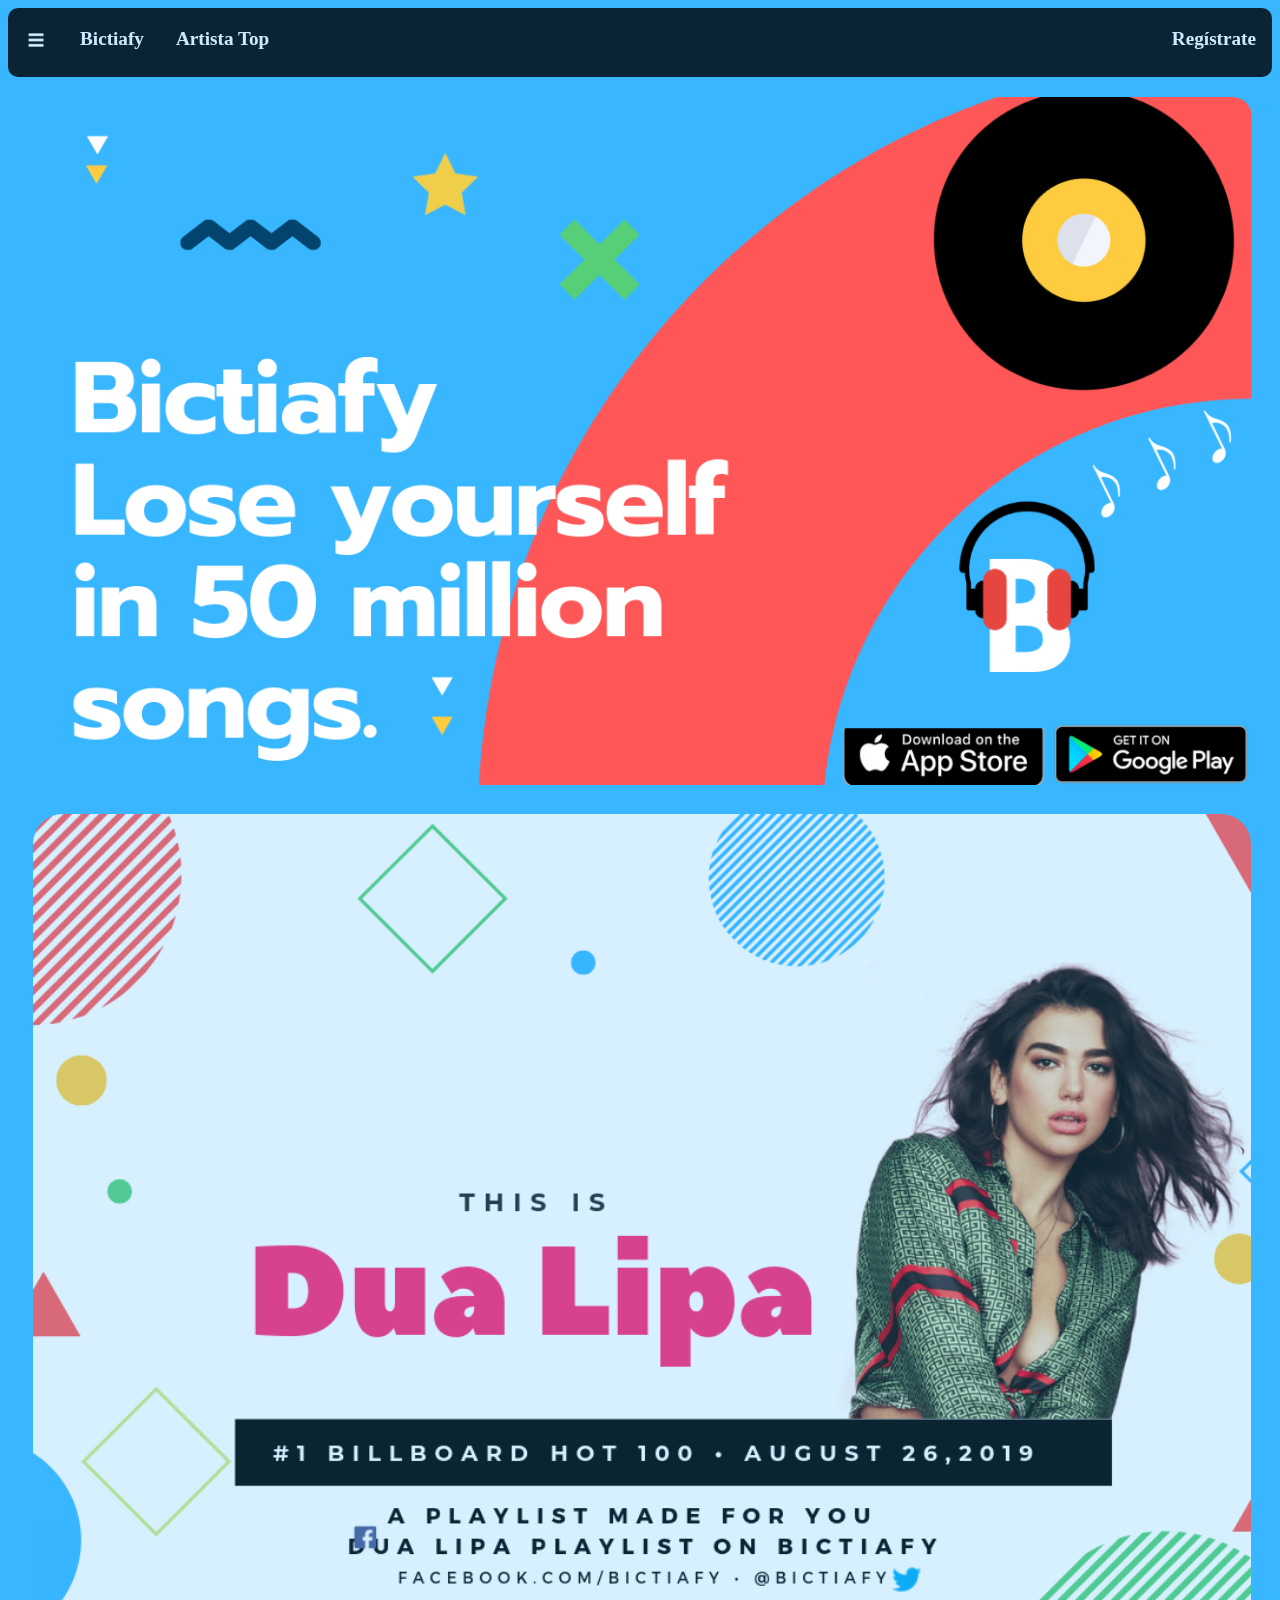
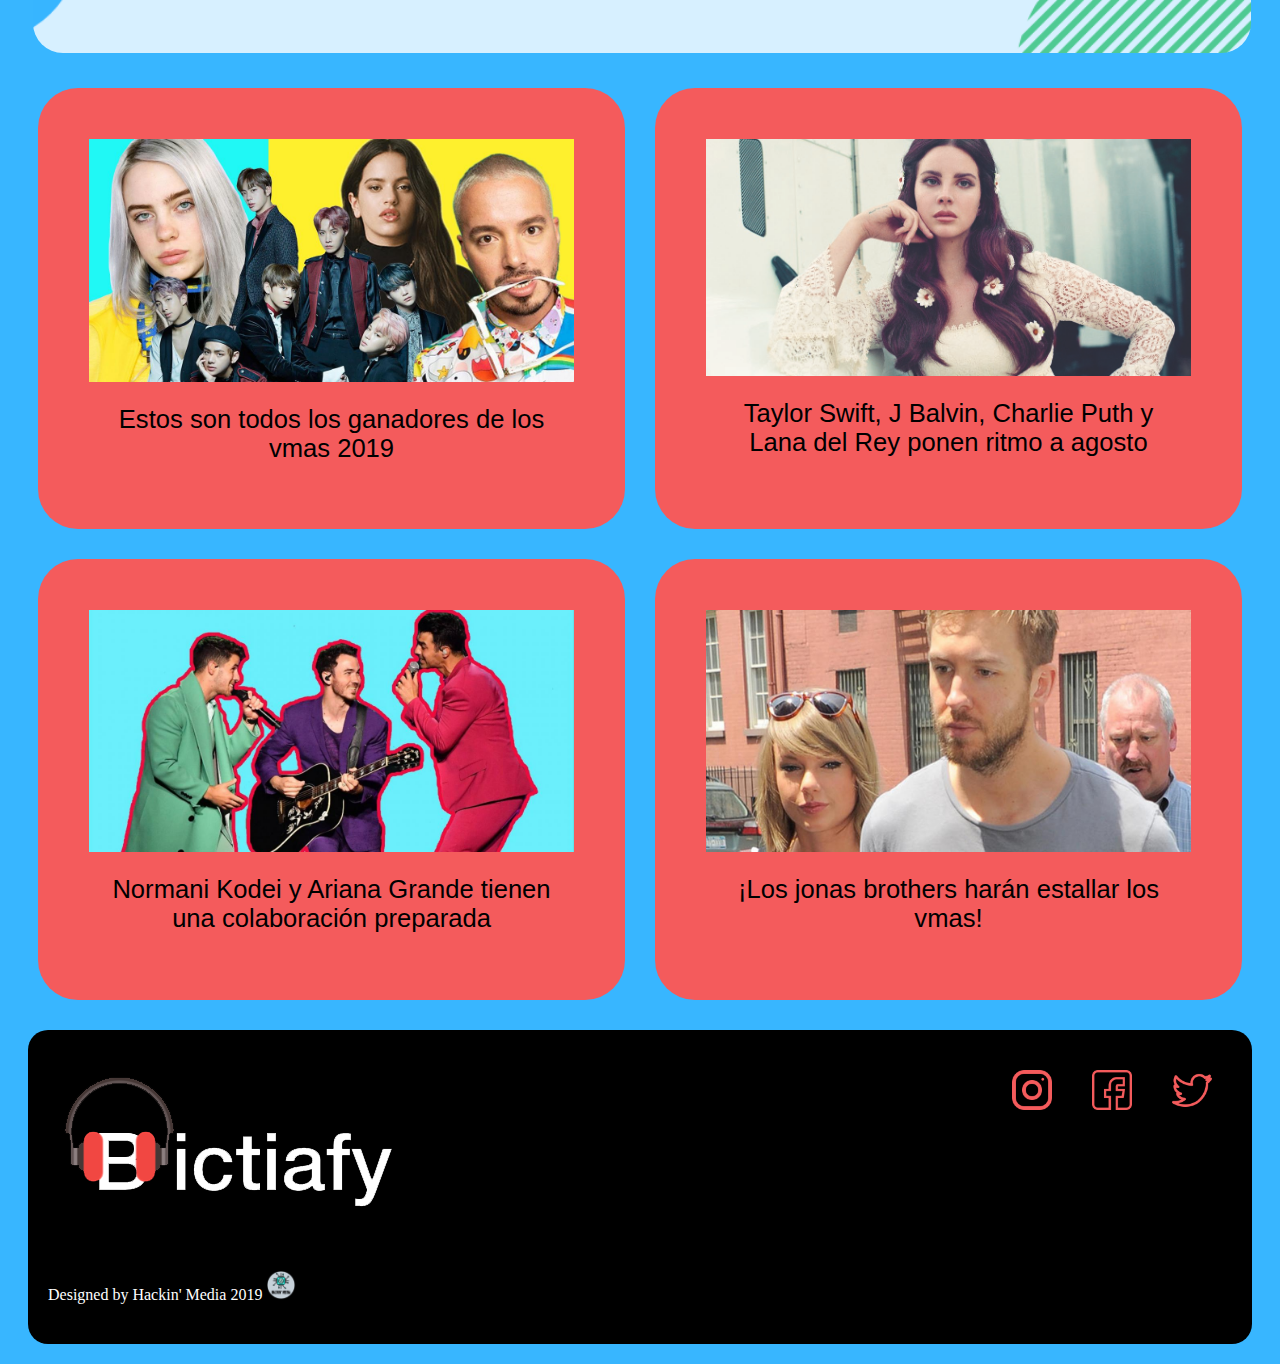
<file: home.html>
<!DOCTYPE html>
<html lang="en">

<head>
    <meta charset="UTF-8">
    <meta name="viewport" content="width=device-width, initial-scale=1">
    <link rel="stylesheet" href="home.css">
    <link rel="icon" type="image/png" href="icons/Bictiafylogo.png">
    <title>Bictiafy</title>
    
</head>

<body>
    <nav>
        <ul>
            <li class="down_nav" id="navgen">
                <a class="dropdown"><img id="imenu" src="icons/imenu.png"></a>
                <div class="dropdown_cont">
                    <a href="#slider">Artista Top</a>
                     <a href="#noticias">Actualidad</a> 
                </div>
            </li>
            <li class="nav" id="navhome"><a href="home.html">Bictiafy</a></li>
            <li class="nav" id="art_nav"><a href="Bictia/index.html">Artista Top</a></li>
            <li class="nav" id="log_nav"><a href="LOGIN/login.html">Regístrate</a></li>
           
        </ul>
    </nav>
 
    <div class="container">
        <header class="header" id="header5">
            <img src="imagenes/1.png">
        </header>
        
        <div class="slider" id="slider">
            <ul>
                <li><img id="banner_dua" src="imagenes/2.png"></li>
                <li><img id="img1" src="imagenes/img_slide1.jpg" ></li>
                <li><img id="img2" src="imagenes/img_slide2.jpg"></li>
                <li><img id="img3" src="imagenes/img_slide3.jpg"></li>
            </ul>
        </div>
        <section class="section" id="noticias">
            
            <div class="contenedorn">

                <div class="imgs_n" id="img_not1">
                    <a href="http://www.mtvla.com/co/noticias/ultimas"target="_blank">
                        <img src="imagenes/not1.jpg" alt="">
                    </a>
                    <div class="descripcion">Estos son todos los ganadores de los vmas 2019</div>
                </div>
                
                <div class="imgs_n" id="img_not2">
                    <a href="https://los40.com/los40/2019/08/23/musica/1564734138_973954.html"target="_blank">
                        <img src="imagenes/not2.png">
                    </a>
                    <div class="descripcion">Taylor Swift, J Balvin, Charlie Puth y Lana del Rey ponen ritmo a agosto</div>
                </div>

                <div class="imgs_n" id="img_not3">
                    <a href="http://www.mtvla.com/co/vma/noticias/los-jonas-brothers-haran-estallar-los-vmas" target="_blank">
                        <img src="imagenes/not3.jpeg">
                    </a>
                    <div class="descripcion">Normani Kodei y Ariana Grande tienen una colaboración preparada</div>
                </div>
                
                <div class="imgs_n" id="img_not4">
                    <a href="http://www.mtvla.com/co/taylor-swift/noticias/esta-nueva-cancion-de-taylor-swift-podria-ser-para-calvin-harris" target="_blank">
                        <img src="imagenes/not4.jpg">
                    </a>
                    <div class="descripcion">¡Los jonas brothers harán estallar los vmas!</div>
                </div>
                                        
            </div>
        </section>

        <footer class="footer" id="footer">
            <a id="a" href="home.html"><img id="logo_foot" src="imagenes/logo.png"></a>
            <a id="b" href="https://twitter.com/bictia?lang=es" target="_blank"><img class="ifooter" src="icons/twitter.png"></a>
            <a id="c" href="https://www.facebook.com/Bictia/" target="_blank"><img class="ifooter" src="icons/facebook.png"></a>
            <a id="d" href="https://www.instagram.com/bictia/?hl=es-la" target="_blank"><img class="ifooter" src="icons/instagram.png"></a>

            <div class="legal">
                <p>Designed by Hackin' Media 2019 <a href="imagenes/Hackin'.png"><img id="ihackin" src="imagenes/Hackin'.png"></a></p>
            </div>
            <!-- <div class="legal2"><p>Bictia Records</p></div> -->

        </footer>
        
    </div>

</body>

</html>
</file>
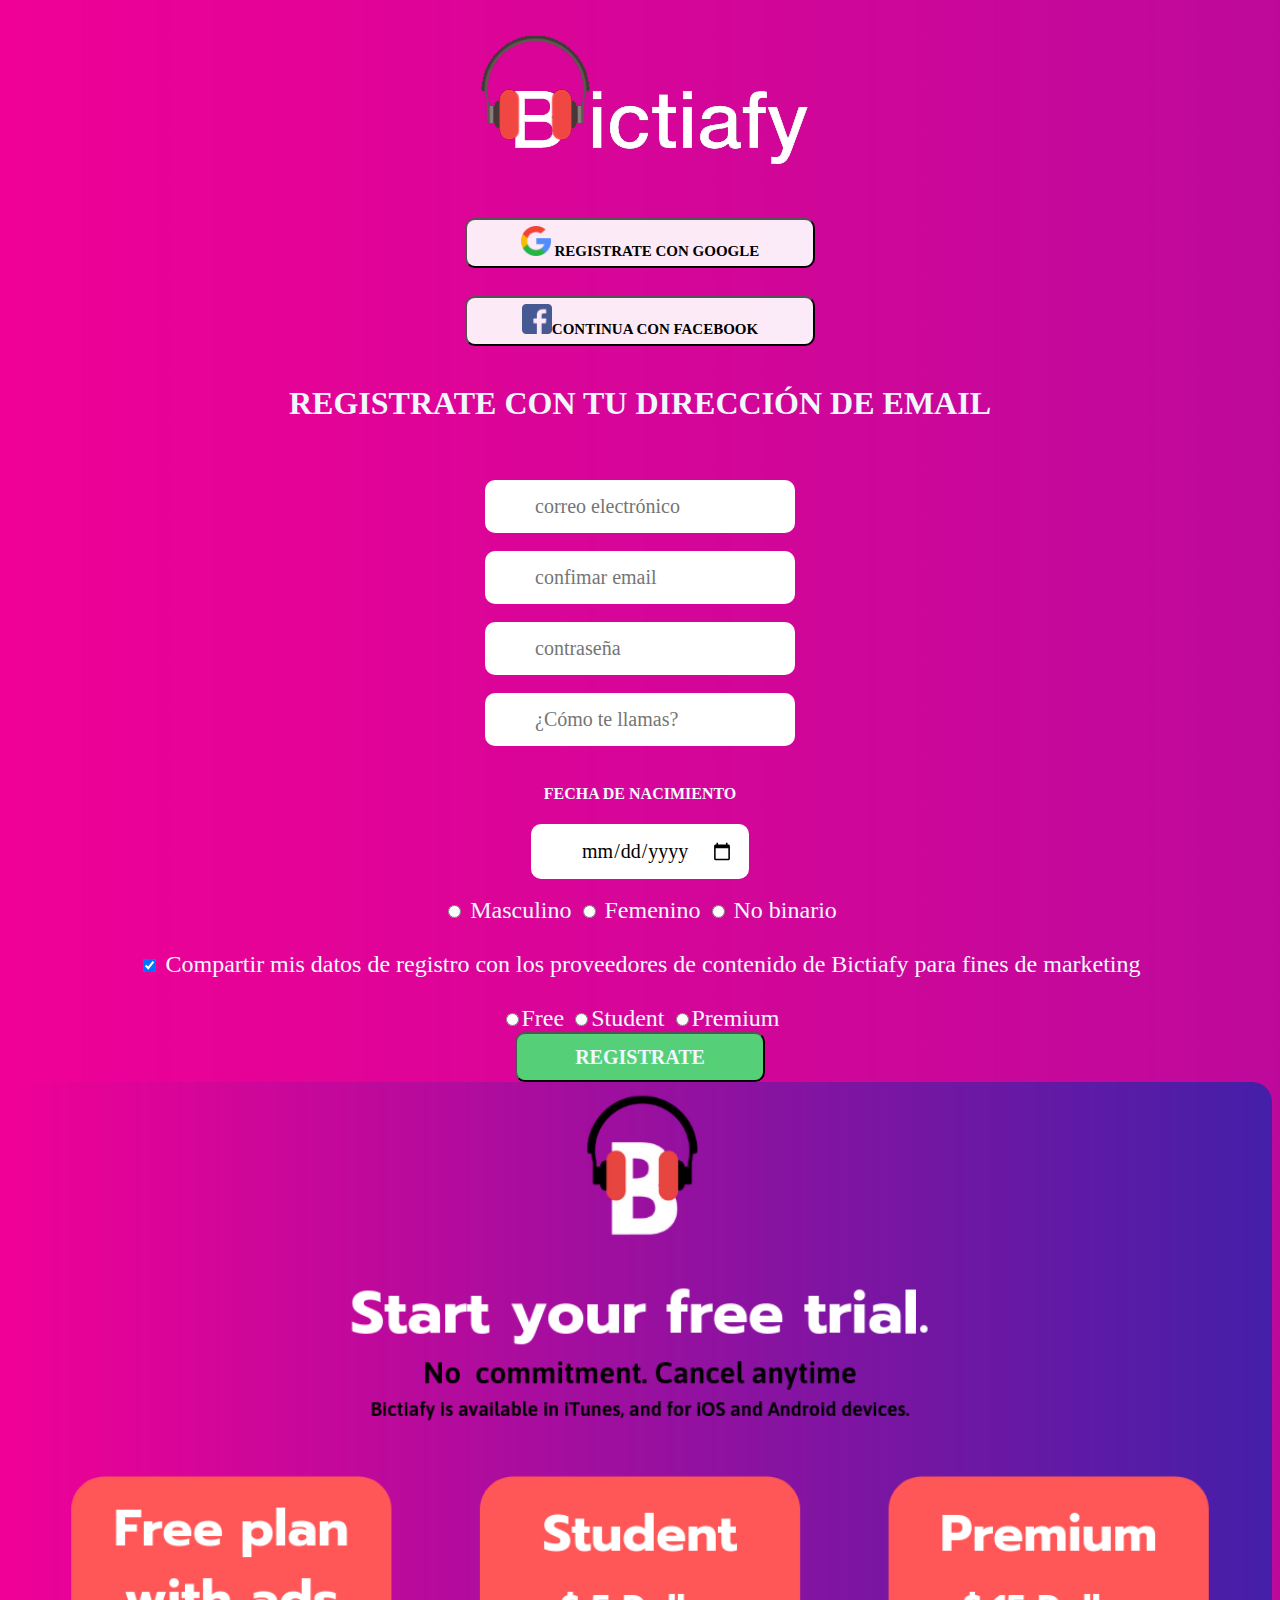
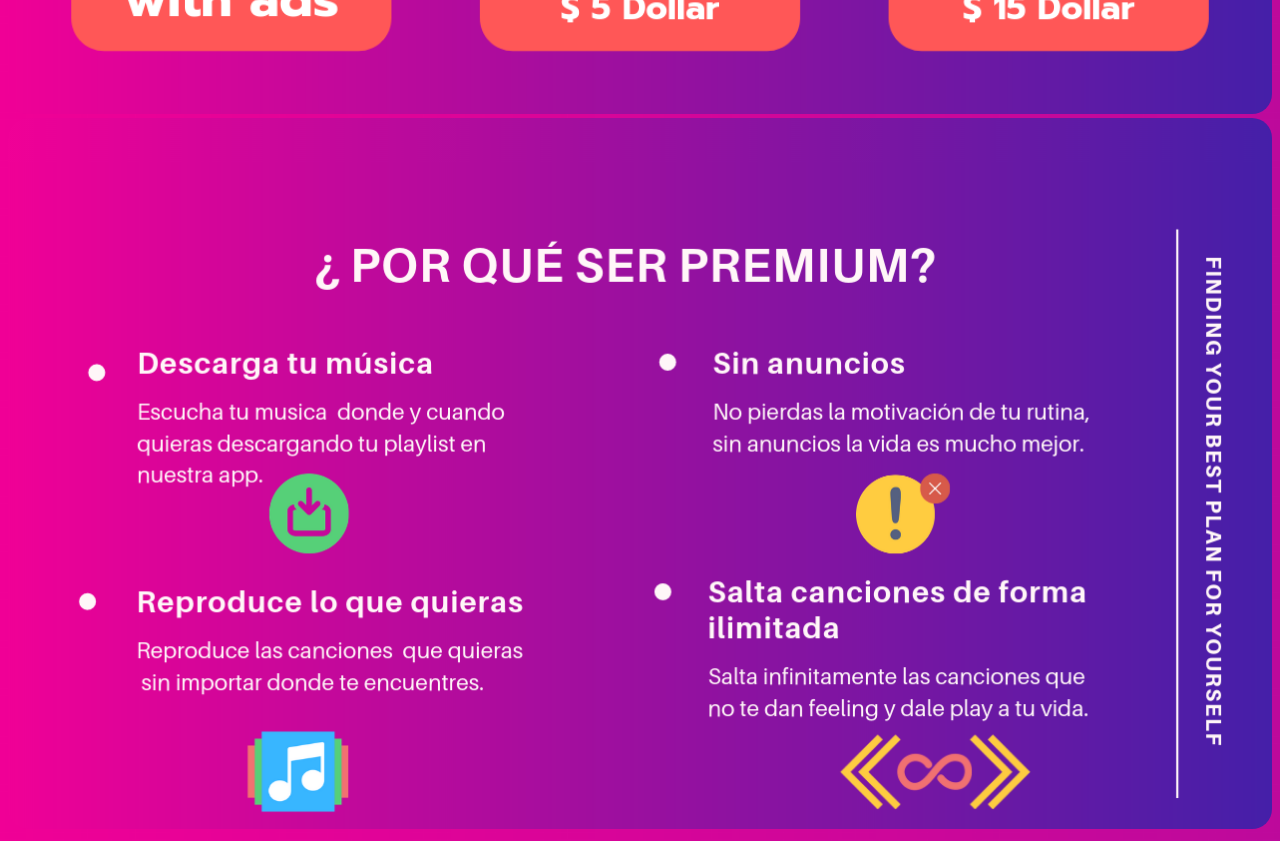
<file: LOGIN/login.html>
<!DOCTYPE html>
<html lang="en">

<head>
    <meta charset="UTF-8">
    <meta name="viewport" content="width=device-width, initial-scale=1">
    <link rel="icon" type="image/png" href="imagenes/Bictiafylogo.png">
    <title>Document</title>
    <link rel="stylesheet" href="login.css">
</head>

<body>
    <div class="#regist">
    <form>
        <div id="log_gf">
            <img class="log" src="imagenes/bit.png"> <br>
            <button class="btn" name='boton' value='Boton' style='width:350px; height:50px'><B> <img width="30px" ;
                        height="30px" src="imagenes/search.png"> REGISTRATE CON GOOGLE</B></button> <br> <br>

            <button class="btn" name='boton' value='Boton' style='width:350px; height:50px'><B> <img width="30px" ;
                        height="30px" src="imagenes/facebook.png">CONTINUA CON FACEBOOK</B></button> <br> <br>
        </div>

        <h1> <label class="letra"><b> REGISTRATE CON TU DIRECCIÓN DE EMAIL </b></label> </h1> <br><br>
        <input class="tabla1" type="text" placeholder="correo electrónico" required name="Correo Electrónico"> <br><br>
        <input class="tabla1" type="confirmar email" placeholder="confimar email" required name="Confimar Email">
        <br><br>
        <input class="tabla1" type="contraseña" placeholder="contraseña" required name="Contraseña"> <br><br>
        <input class="tabla1" type="¿Cómo te llamas?" placeholder="¿Cómo te llamas?" required name="¿Cómo te llamas?">
        <br><br>
        <h4> <label> FECHA DE NACIMIENTO</label> </h4> <input class="tabla1" type="date"> <br><br>
        <div class="rad">
            <input class="col" type="radio" name="radio"> Masculino
            <input class="col" type="radio" name="radio"> Femenino
            <input class="col" type="radio" name="radio"> No binario <br><br>
            <input class="col" type="checkbox" name="checkbox" checked=checkbox> Compartir mis datos de registro con los 
            proveedores de contenido de Bictiafy para fines de marketing <br> <br>
            <input class="precios" type="radio" name="radio">Free
            <input class="precios" type="radio" name="radio">Student
            <input class="precios" type="radio" name="radio">Premium
        </div>
        <button id="reg" name='boton' value='Boton' style='width:250px; height:50px'><B>REGISTRATE </B></button>
        
    </form>
    

    <div class="price"><img id="imgp" src="imagenes/price.png" alt=""></div>
    <div class="prem"><img id="iprem" src="imagenes/4.png"></div>
    </div>
</body>

</html>
</file>
<file: home.css>
html {
    padding: 0;
    margin: 0;
    scroll-behavior: smooth;
    
}



.container{
    width: auto;
    height: auto;
    display: grid;
    grid-gap: 20px;
    margin: 20px;
    grid-template-columns:1fr;
    grid-template-rows: repeat(4, auto);
    grid-template-areas: "header"
                        "slider"
                        "news" 
                        "footer" 

}

body{
    background-color:#38b6ff;
}

nav{
    top: 0;
    left: 0;
    margin: 0;
    top: 0;
    position: sticky;
    position: -webkit-sticky;
    z-index: 1;
}


ul{
    border-radius: 10px;
    font-size: 1.2rem;
    list-style: none;
    margin: 0;
    padding: 0;
    overflow: hidden;
    background-color: black;
    opacity: 0.8;
}

li {
    font-size: 1.5rem;
    float: left;
}

li a, .dropdown {
    font-size: 1.2rem;
    display: inline-block;
    color: aliceblue;
    text-align: center;
    padding: 20px 16px;
    text-decoration: none;
}
.nav a:hover {
    transform: scale(1.1);
}
li a:hover {
    color: sandybrown;
}

li.down_nav{
    font-size: 1.2rem;
    display: inline-block;
}

#imenu {
    float: left;
    height: 1.5rem;
    width: auto;
}

#log_nav{
    float: right;
}

.dropdown_cont {
    display: none;
    position: absolute;
    min-width: 160px;
    background-color: rgb(31, 31, 31);
    box-shadow: 1px 2px 2px grey;
    border-radius: 10px;
    z-index: 1;
}

.dropdown_cont a{ 
    padding: 12px 16px;
    text-decoration: none;
    display: block;
    text-align: left;    
}

.dropdown_cont a:hover {
    background-color: rgb(48, 48, 48);
    border-radius: 10px;
}

.down_nav:hover .dropdown_cont {
    display: block;
}


.header{
    position: relative;
    color: aliceblue;
    width: 100%;
    height: auto; 
    grid-area: header;
    border-radius: 20px;
}

.header img {
    border-radius: 20px;
    width: 100%;
    height: auto;
}

.slider {
    grid-area: slider;
    scroll-behavior: smooth;
    overflow: hidden;
    border-radius: 30px;
    margin: 5px;
    opacity:1;
    width: 99.5%;
    height: auto; 
}

.slider ul {
    display: flex;
    padding: 0;
    width: 400%;
    animation: slide 20s infinite alternate;   
    animation-timing-function: linear;
}

.slider li {
    width: 100%;
    height: auto;
    list-style: none;
}

.slider img {
    border: 10px;

    width: 100%;
    height: 100%;
    object-fit: cover;
    object-position: center center;
    grid-area: slide;
    overflow: hidden; 
}


@keyframes slide {
    0% {margin-left: 0;}
    20% {margin-left: 0;}

    25% {margin-left: -100%}
    45% {margin-left: -100%}

    50% {margin-left: -200%}
    70% {margin-left: -200%}

    75% {margin-left: -300%}
    100% {margin-left: -300%}
}

.banner_dua {
    position: relative;
}


a{
    text-decoration: none;
    font-size: 2rem;
    font-weight: 800;
    color: aliceblue;
}

#noticias {
    grid-area: news;
    width: 100%;
    overflow: hidden;

}
.imgs_n{
    font-size: 4rem;
    border-radius: 40px;
    background-color: white;
    padding: 2em;
    background: #F45B5C;
}

div.imgs_n{
    margin: 10px;
    float: left;
    height: auto;
    width: auto;    
    font-size: 1.6rem;
}

div.imgs_n:hover{
    border: 5px solid sandybrown;
}

div.imgs_n img {
    height: auto;
    width: 100%;
    height: auto;
}

div.descripcion{
    padding: 15px;
    text-align: center;
    text-justify: center;
}

.contenedorn{
    width: 100%;
    font-family: Impact, Haettenschweiler, 'Arial Narrow Bold', sans-serif;
    overflow: hidden;
    display: grid;
    grid-gap: 10px;
    grid-template-columns: repeat(2, 1fr);
    grid-template-rows: repeat(2, 1fr);
    grid-template-areas:"not1 not2"
                        "not3 not4"
}

#not1 {grid-area: not1;}

#not2 {grid-area: not2;}

#not3{ grid-area: not3;}

#not4{grid-area: not4;}



footer {
    /* display: grid; */
    grid-area: footer;
    padding: 20px;
    background-color: black;
    border-radius: 20px;
}

.ifooter {
    margin: 20px;
    width: 40px;
    height: auto;
    float: right;
}

#logo_foot{
    width: auto;
    height: auto;
}

.legal {
    font-size: 1rem;
    color: white;
}

.legal2 {
    font-size: 1rem;
    color: white;
    float: right;
}

#ihackin {
    height: 30px;
    width: auto;
}
</file>
<file: LOGIN/login.css>
body{
    background-image: url(imagenes/fon.png);
    background-size: cover;
    font-family: cursive;
    font-size: 7;
    
}
form{
    text-align: center
}
/* label{
    color: black;
    
   border-radius: 5px;
} */
button{
    border-radius: 10px;
}
.rad{
    font-size: 1.5rem;
    align-content: center;
    color: aliceblue
}
.log{
    text-align: center
}
.tabla1 {
    padding: 15px;
    padding-left: 50px;
    border-radius: 10px;
    border-style: none;
    font-size: 20px;
    font-family: cursive
}
.letra{
    font-family: cursive;
    font-size: 50;
    color: aliceblue
}
.col{
    font-family: cursive;
    font-size: 30;
    background-color: aliceblue;
    color: aliceblue
}
.btn{
    margin-top: 10px;
    background-color: rgba(255, 255, 255, 0.918);
    color: black;
    border-style: rgba(29, 27, 28, 0.849);
    width: 6px;
    font-family: cursive;
    font-size: 15px;
}

h4{
    color: aliceblue
}
#reg{
    background-color: #56d078;
    color: aliceblue;
    font-family: cursive;
    border-style:  rgba(29, 27, 28, 0.849);
    font-size: 20px;
    }
    #reg:hover{
        background:  #56d07985;
    }
    .btn:hover{
        transform: scale(1.1);
        background: #aedfbc85;
        }

    .price {
        border-radius: 20px;
        width: 100%
    }

    #imgp{
        border-radius: 20px;
        width: 100%;
    }

    .prem {
        border-radius: 20px;
        width: 100%
    }

    #iprem{
        border-radius: 20px;
        width: 100%;
    }

 {
     width: 100%;
     border-radius: 20px;
     background-image:url(imagenes/Purplehaze.png) 
 }
</file>
